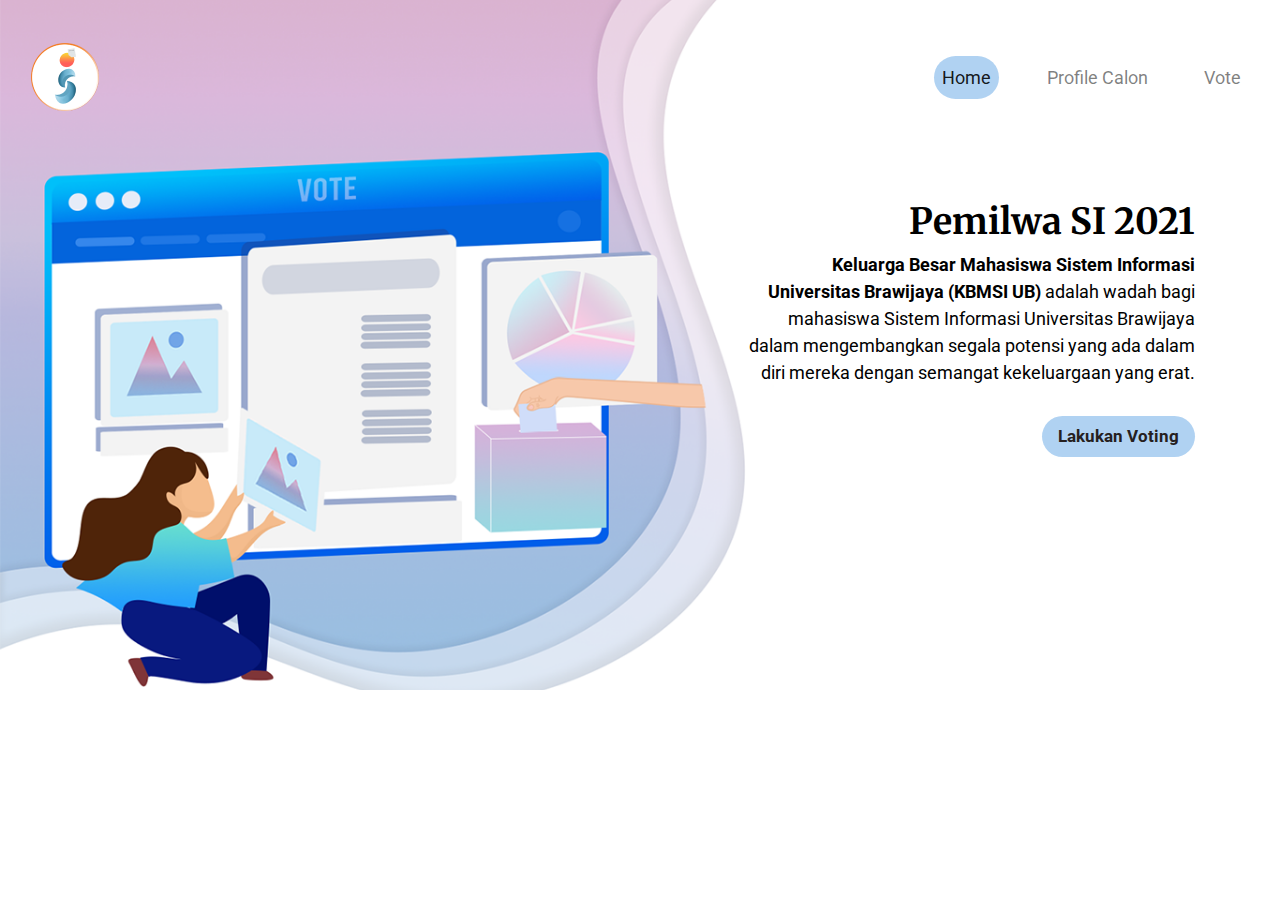
<file: index.html>
<!DOCTYPE html>
<html lang="en">
<head>
    <meta charset="UTF-8">
    <meta name="viewport" content="width=device-width, initial-scale=1.0">
    <title>Home-Pemilwa Sistem Informasi</title>
    <!-- VENDOR CSS -->
	<link rel="stylesheet" href="assets/vendor/bootstrap/css/bootstrap.min.css">
	<link rel="stylesheet" href="assets/vendor/font-awesome/css/font-awesome.min.css">
	<link rel="stylesheet" href="assets/vendor/linearicons/style.css">
	<link rel="stylesheet" href="assets/vendor/chartist/css/chartist-custom.css">
    <!-- MAIN CSS -->
    <link rel="stylesheet" href="assets/css/home.css">
    <!-- FONTS -->
    <link rel="preconnect" href="https://fonts.gstatic.com">
    <link href="https://fonts.googleapis.com/css2?family=Merriweather:wght@300;400;700;900&family=Roboto:ital,wght@0,300;0,400;0,500;0,700;1,300;1,400&display=swap" rel="stylesheet">
</head>
<body>
    <style>
        /*NAVBAR*/
        .container-navbar {
            margin-top: 30px;
            max-width: 81rem;
        }
        .nav-link{
            display: inline-block;
            margin-left: 40px;
            border-radius: 25px;
        }
        .active a {
            background-color: #B0D2F2;
        }

        @media only screen and (max-width: 990px){
        /*navbar*/
        .navbar-collapse{
            background-color: #F2EEEE;
            }
        .active a {
            background-color: #B0D2F2;
            }
        }

        @media only screen and (max-width: 600px) {
        /*konten*/
        .hero {
            background-position: left top;
            background-size: 620px 350px;
            
            }
        .hero>.head>.container>.header {
            padding-top: 330px;
            }
        }
    </style>

    <!--       navbar          -->
    <nav class="navbar-custom navbar navbar-expand-lg navbar-light">
        <div class="container container-navbar">
            <a class="navbar-brand" href="#">
                <img src="assets/img/logo 1.png" width="68" height="68" class="d-inline-block align-top" alt="">
            </a>
            <button class="navbar-toggler" type="button" data-toggle="collapse" data-target="#navbarTogglerDemo01" aria-controls="navbarTogglerDemo01" aria-expanded="false" aria-label="Toggle navigation">
                <span class="navbar-toggler-icon"></span>
            </button>
            <div class="collapse navbar-collapse" id="navbarTogglerDemo01">
                <ul class="navbar-nav ml-auto mt-2 mt-sm-0 nav-menu">
                    <li class="nav-item active">
                        <a class="nav-link" href="#">Home</a>
                    </li>
                    <li class="nav-item">
                        <a class="nav-link" href="profile.html">Profile Calon</a>
                    </li>
                    <li class="nav-item">
                        <a class="nav-link" href="login.html">Vote</a>
                    </li>
                </ul>
            </div>
        </div>
    </nav>

    <div class="hero">
        <div class="head">
            <div class="container">
                <div class="col-xs-12 col-sm-12 col-md-7 col-lg-7">

                </div>
                <div class="col-xs-12 col-sm-12 col-md-5 col-lg-5 header">
                <h2><b>Pemilwa SI 2021</b></h2>
                <p><b>Keluarga Besar Mahasiswa Sistem Informasi Universitas Brawijaya (KBMSI UB)</b> adalah wadah bagi mahasiswa Sistem Informasi Universitas Brawijaya dalam mengembangkan segala potensi yang ada dalam diri mereka dengan semangat kekeluargaan yang erat.</p>                                        
                <a href="login.html" class="btn btn-lg btn-primary vote"><b>Lakukan Voting</b></a>                        
                </div>
            </div>    
        </div>
    </div>

    <!-- Option 1: jQuery and Bootstrap Bundle (includes Popper) -->
    <script src="https://code.jquery.com/jquery-3.5.1.slim.min.js" integrity="sha384-DfXdz2htPH0lsSSs5nCTpuj/zy4C+OGpamoFVy38MVBnE+IbbVYUew+OrCXaRkfj" crossorigin="anonymous"></script>
    <script src="https://cdn.jsdelivr.net/npm/bootstrap@4.6.0/dist/js/bootstrap.bundle.min.js" integrity="sha384-Piv4xVNRyMGpqkS2by6br4gNJ7DXjqk09RmUpJ8jgGtD7zP9yug3goQfGII0yAns" crossorigin="anonymous"></script>
</body>
</html>
</file>
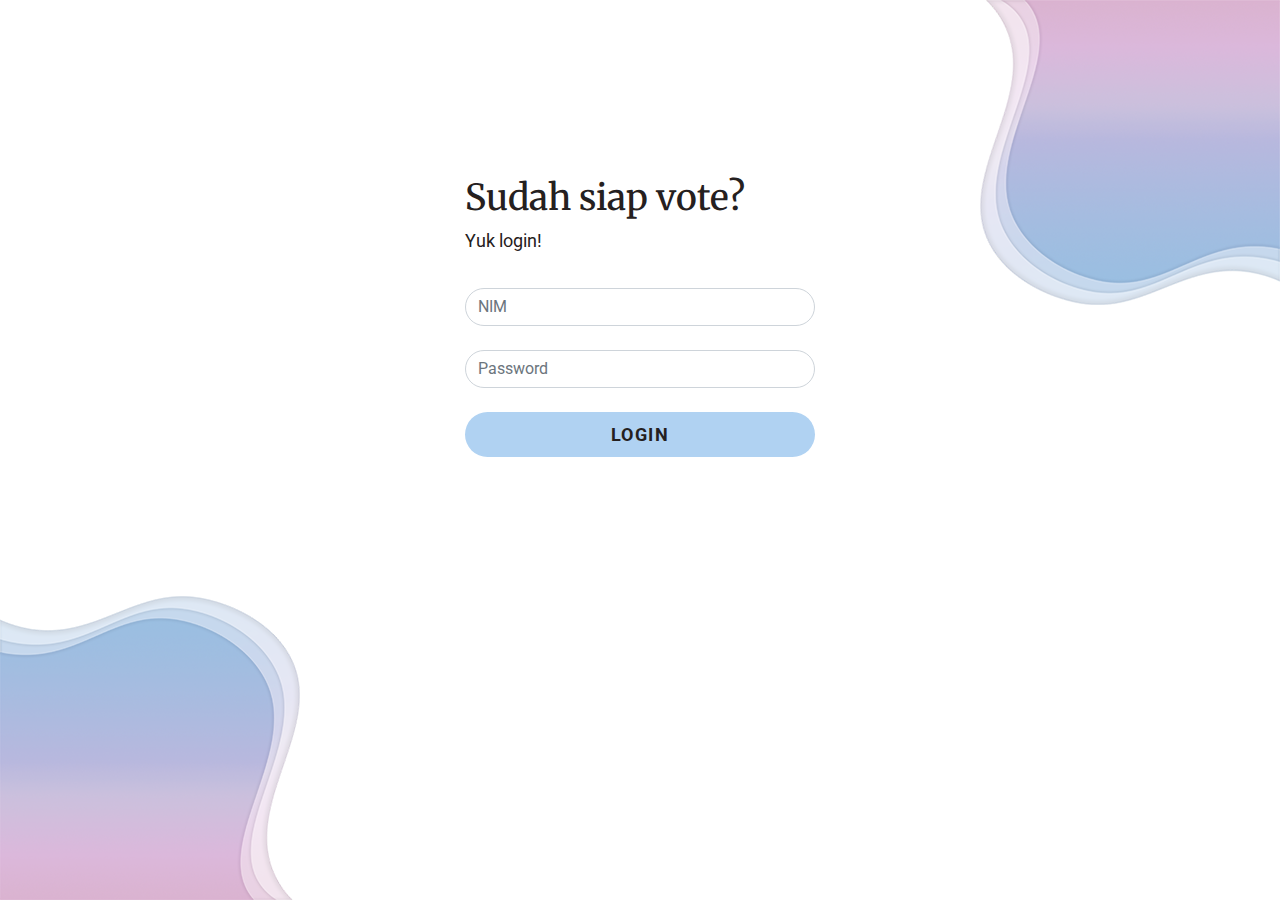
<file: login.html>
<!DOCTYPE html>
<html lang="en">
<head>
    <meta charset="UTF-8">
    <meta name="viewport" content="width=device-width, initial-scale=1.0">
    <title>Login-Pemilwa Sistem Informasi</title>
    <!-- VENDOR CSS -->
	<link rel="stylesheet" href="assets/vendor/bootstrap/css/bootstrap.min.css">
	<link rel="stylesheet" href="assets/vendor/font-awesome/css/font-awesome.min.css">
	<link rel="stylesheet" href="assets/vendor/linearicons/style.css">
	<link rel="stylesheet" href="assets/vendor/chartist/css/chartist-custom.css">
    <!-- MAIN CSS -->
    <link rel="stylesheet" href="assets/css/home.css">
    <!-- ADD CSS -->
    <link rel="stylesheet" href="assets/css/login.css">
    <!-- FONTS -->
    <link rel="preconnect" href="https://fonts.gstatic.com">
    <link href="https://fonts.googleapis.com/css2?family=Merriweather:wght@300;400;700;900&family=Roboto:ital,wght@0,300;0,400;0,500;0,700;1,300;1,400&display=swap" rel="stylesheet">
</head>
<body>
    <div class="container-fluid bg-atas">
        <img src="assets/img/bglogin-atas.png" style="position: absolute; right: 0;">
    </div>
    <div class="container-fluid bg-bawah">
        <img src="assets/img/bglogin-bawah.png">
    </div>
    <div class="container">
        <div class="kotak">
            <h2>Sudah siap vote?</h2>
            <p>Yuk login!</p>
            <form action="vote-emsi.html" method="POST" role="form" class=formStyle>
                <div class="form-group">
                    <input type="text" name="" id="input" class="form-control" required="required" title="" placeholder="NIM">
                   <input type="password" name="" id="input" class="form-control" required="required" title="" placeholder="Password">
                </div>
                <button type="submit" class="btn btn-lg btn-primary btn-block text-uppercase" onclick="window.location.href='vote-emsi.html'">Login</button>
            </form>
        </div>
    </div>

    <!-- Option 1: jQuery and Bootstrap Bundle (includes Popper) -->
    <script src="https://code.jquery.com/jquery-3.5.1.slim.min.js" integrity="sha384-DfXdz2htPH0lsSSs5nCTpuj/zy4C+OGpamoFVy38MVBnE+IbbVYUew+OrCXaRkfj" crossorigin="anonymous"></script>
    <script src="https://cdn.jsdelivr.net/npm/bootstrap@4.6.0/dist/js/bootstrap.bundle.min.js" integrity="sha384-Piv4xVNRyMGpqkS2by6br4gNJ7DXjqk09RmUpJ8jgGtD7zP9yug3goQfGII0yAns" crossorigin="anonymous"></script>
</body>
</html>
</file>
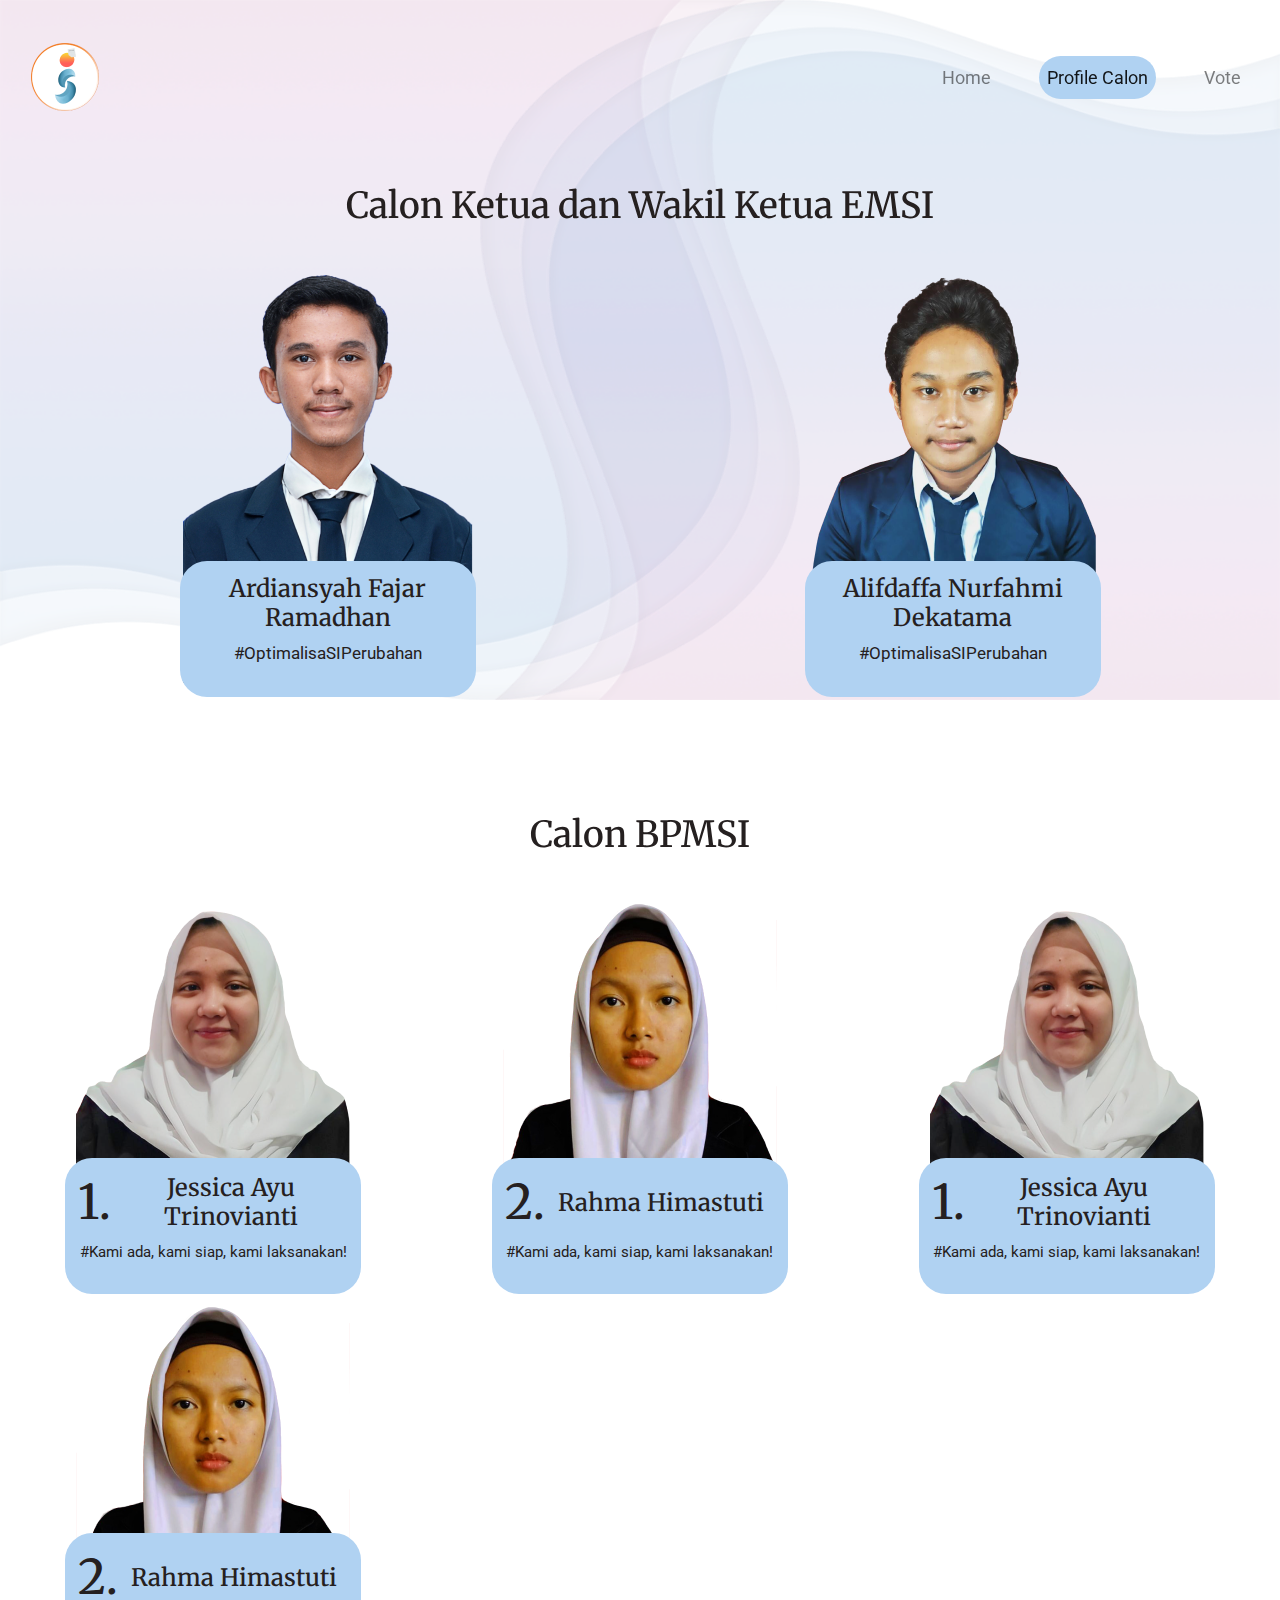
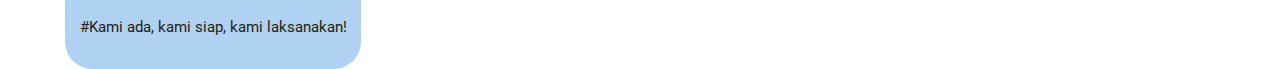
<file: profile.html>
<!doctype html>
<html lang="en">

<head>
    <!-- Required meta tags -->
    <meta charset="utf-8">
    <meta name="viewport" content="width=device-width, initial-scale=1, shrink-to-fit=no">
    <title>Profile-Pemilwa Sistem Informasi</title>
    <!-- Bootstrap CSS -->
    <!-- <link rel="stylesheet" href="https://cdn.jsdelivr.net/npm/bootstrap@4.6.0/dist/css/bootstrap.min.css" integrity="sha384-B0vP5xmATw1+K9KRQjQERJvTumQW0nPEzvF6L/Z6nronJ3oUOFUFpCjEUQouq2+l" crossorigin="anonymous"> -->
    <link rel="stylesheet" href="assets/vendor/bootstrap/css/bootstrap.min.css">
    <!-- VENDOR CSS -->
    <link rel="stylesheet" href="assets/vendor/font-awesome/css/font-awesome.min.css">
    <link rel="stylesheet" href="assets/vendor/linearicons/style.css">
    <link rel="stylesheet" href="assets/vendor/chartist/css/chartist-custom.css"> 
    <!-- MAIN CSS -->
    <link rel="stylesheet" href="assets/css/home.css">
    <!-- ADD CSS -->
    <link rel="stylesheet" href="assets/css/profile.css">
    <!-- FONTS -->
    <link rel="preconnect" href="https://fonts.gstatic.com">
    <link href="https://fonts.googleapis.com/css2?family=Merriweather:wght@300;400;700;900&family=Roboto:ital,wght@0,300;0,400;0,500;0,700;1,300;1,400&display=swap" rel="stylesheet">
    
</head>

<body>
    <style>
        /*NAVBAR*/
        .container-navbar {
            margin-top: 30px;
            max-width: 81rem;
        }
        .nav-link{
            display: inline-block;
            margin-left: 40px;
            border-radius: 25px;
        }
        .active a {
            background-color: #B0D2F2;
        }

        @media only screen and (max-width: 990px){
        /*navbar*/
        .navbar-collapse{
            background-color: #F2EEEE;
            }
        .active a {
            background-color: #B0D2F2;
            }
        }
    </style>

    <!-- Bckground -->
    <div class="container-fluid bg-profile px-0" style="position: fixed; z-index: -1;">
        <img src="assets/img/bg-profile-100op.png" style="max-height: 700px; width: 800px; position: absolute; opacity: 0.3;">
        <img src="assets/img/bg-profile-100op.png" style="max-height: 700px; width: 800px; position: absolute; opacity: 0.3; transform: rotate(180deg); right: 0;">
    </div>

    <!--       navbar          -->
    <nav class="navbar-custom navbar navbar-expand-lg navbar-light">
        <div class="container">
            <a class="navbar-brand" href="#">
                <img src="assets/img/logo 1.png" width="68" height="68" class="d-inline-block align-top" alt="">
            </a>
            <button class="navbar-toggler" type="button" data-toggle="collapse" data-target="#navbarTogglerDemo01" aria-controls="navbarTogglerDemo01" aria-expanded="false" aria-label="Toggle navigation">
                <span class="navbar-toggler-icon"></span>
            </button>
            <div class="collapse navbar-collapse" id="navbarTogglerDemo01">
                <ul class="navbar-nav ml-auto mt-2 mt-sm-0 nav-menu">
                    <li class="nav-item">
                        <a class="nav-link" href="index.html">Home</a>
                    </li>
                    <li class="nav-item active">
                        <a class="nav-link" href="#">Profile Calon</a>
                    </li>
                    <li class="nav-item">
                        <a class="nav-link" href="login.html">Vote</a>
                    </li>
                </ul>
            </div>
        </div>
    </nav>

    <!--      Profile kemsi wakemsi      -->
    <div class="container profileEMSI text-center">
        <h2 class="">Calon Ketua dan Wakil Ketua EMSI</h1>
            <div class="row">
                <div class="grid-calon col-md">                 
                    <img src="assets/img/calon-ardi.png" alt="" >       
                    <button class="btn btn-profile" data-toggle="modal" data-target="#popup-ardi">
                        <h4>Ardiansyah Fajar Ramadhan</h4>
                        <p>#OptimalisaSIPerubahan</p>
                    </button>
                </div>
                <div class="grid-calon col-md">                   
                    <img src="assets/img/calon-alifdaffa.png" alt="">           
                    <button href="#" class="btn btn-profile" data-toggle="modal" data-target="#popup-aldap">
                        <h4>Alifdaffa Nurfahmi Dekatama</h4>
                        <p>#OptimalisaSIPerubahan</p>
                    </button>
                </div>
            </div>
    </div>


    <!--      Profile BPMSI      -->
    <div class="container profileBPMSI text-center">
        <h2 class="">Calon BPMSI</h1>
            <div class="row">
                <div class="grid-calon col-md-6 col-lg-4">
                    <img src="assets/img/calon-jessica.png" alt="">
                    <button href="#" class="btn btn-profile">
                        <table>
                        <tr>
                            <th><h1>1.</h1></th>
                            <th><h4>Jessica Ayu Trinovianti</h4></th>
                        </tr>                
                        </table>
                        <p class="tagline">#Kami ada, kami siap, kami laksanakan!</p>
                    </button>
                </div>
                <div class="grid-calon col-md-6 col-lg-4">
                    <img src="assets/img/calon-rahma.png" alt="">
                    <button href="#" class="btn btn-profile">
                        <table>
                            <tr>
                                <th><h1>2.</h1></th>
                                <th><h4>Rahma 
                                    Himastuti</h4></th>
                            </tr>                
                        </table>
                        <p class="tagline">#Kami ada, kami siap, kami laksanakan!</p>
                    </button>
                </div>
                <div class="grid-calon col-md-6 col-lg-4">
                    <img src="assets/img/calon-jessica.png" alt="">
                    <button href="#" class="btn btn-profile" data-toggle="modal" data-target="#jessica">
                        <table>
                        <tr>
                            <th><h1>1.</h1></th>
                            <th><h4>Jessica Ayu Trinovianti</h4></th>
                        </tr>                
                        </table>
                        <p class="tagline">#Kami ada, kami siap, kami laksanakan!</p>
                    </button>
                </div>
                <div class="grid-calon col-md-6 col-lg-4">
                    <img src="assets/img/calon-rahma.png" alt="">
                    <button href="#" class="btn btn-profile" data-toggle="modal" data-target="#rahma">
                        <table>
                            <tr>
                                <th><h1>2.</h1></th>
                                <th><h4>Rahma 
                                    Himastuti</h4></th>
                            </tr>                
                        </table>
                        <p class="tagline">#Kami ada, kami siap, kami laksanakan!</p>
                    </button>
                </div>
                </div>
            </div>
    </div>

    <!-- Modal / Pop Up -->
    <!-- Ardi -->
    <div class="modal fade" id="popup-ardi" tabindex="-1" aria-labelledby="exampleModalLabel" aria-hidden="true">
    <div class="modal-dialog modal-dialog-centered modal-lg">
    <div class="modal-content">
      <div class="modal-body text-center">
        <img src="assets/img/pop-up_ardi.png" style="width: 100%; position: relative;">
      </div>
      <div class="modal-footer">
        <button type="button" class="btn btn-secondary" data-dismiss="modal">Close</button>
      </div>
    </div>
    </div>
    </div>
    <!-- Aldap -->
    <div class="modal fade" id="popup-aldap" tabindex="-1" aria-labelledby="exampleModalLabel" aria-hidden="true">
    <div class="modal-dialog modal-dialog-centered modal-lg">
    <div class="modal-content">
      <div class="modal-body text-center">
        <img src="assets/img/pop-up_aldap.png" style="width: 100%; position: relative;">
      </div>
      <div class="modal-footer">
        <button type="button" class="btn btn-secondary" data-dismiss="modal">Close</button>
      </div>
    </div>
    </div>
    </div>
    <!-- Aldap -->
    <div class="modal fade" id="popup-aldap" tabindex="-1" aria-labelledby="exampleModalLabel" aria-hidden="true">
    <div class="modal-dialog modal-dialog-centered modal-lg">
    <div class="modal-content">
      <div class="modal-body text-center">
        <img src="assets/img/pop-up_aldap.png" style="width: 100%; position: relative;">
      </div>
      <div class="modal-footer">
        <button type="button" class="btn btn-secondary" data-dismiss="modal">Close</button>
      </div>
    </div>
    </div>
    </div>
    <!-- Jessica -->
    <div class="modal fade" id="jessica" tabindex="-1" aria-labelledby="exampleModalLabel" aria-hidden="true">
    <div class="modal-dialog modal-dialog-centered modal-lg">
    <div class="modal-content">
      <div class="modal-body text-center">
        <img src="assets/img/pop-up_jessica.png" style="width: 100%; position: relative;">
      </div>
      <div class="modal-footer">
        <button type="button" class="btn btn-secondary" data-dismiss="modal">Close</button>
      </div>
    </div>
    </div>
    </div>
    <!-- Rahma -->
    <div class="modal fade" id="rahma" tabindex="-1" aria-labelledby="exampleModalLabel" aria-hidden="true">
    <div class="modal-dialog modal-dialog-centered modal-lg">
    <div class="modal-content">
      <div class="modal-body text-center">
        <img src="assets/img/pop-up_rahma.png" style="width: 100%; position: relative;">
      </div>
      <div class="modal-footer">
        <button type="button" class="btn btn-secondary" data-dismiss="modal">Close</button>
      </div>
    </div>
    </div>
    </div>

    <!-- Option 1: jQuery and Bootstrap Bundle (includes Popper) -->
    <script src="https://code.jquery.com/jquery-3.5.1.slim.min.js" integrity="sha384-DfXdz2htPH0lsSSs5nCTpuj/zy4C+OGpamoFVy38MVBnE+IbbVYUew+OrCXaRkfj" crossorigin="anonymous"></script>
    <script src="https://cdn.jsdelivr.net/npm/bootstrap@4.6.0/dist/js/bootstrap.bundle.min.js" integrity="sha384-Piv4xVNRyMGpqkS2by6br4gNJ7DXjqk09RmUpJ8jgGtD7zP9yug3goQfGII0yAns" crossorigin="anonymous"></script>
</body>

</html>
</file>
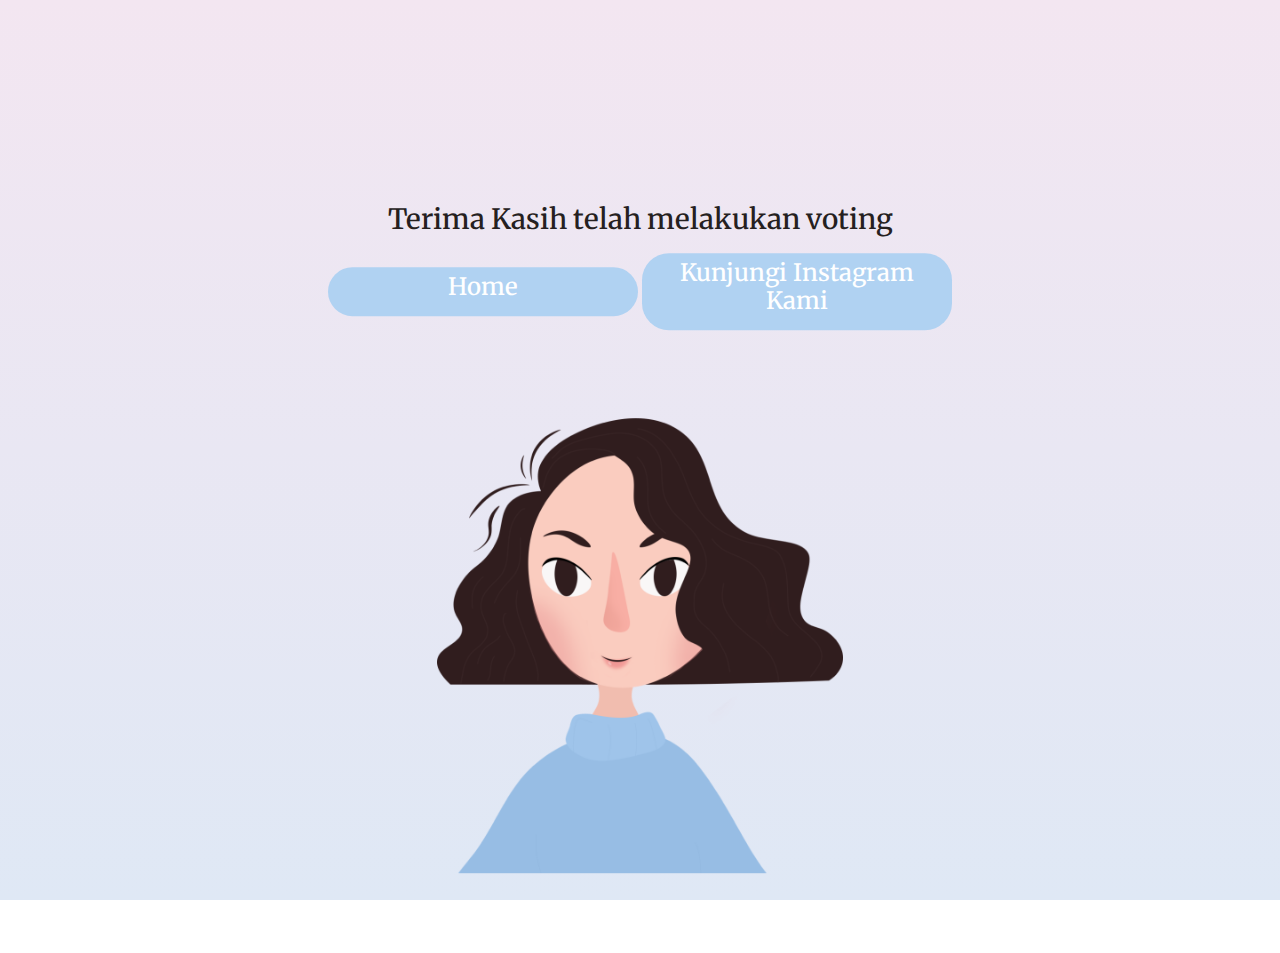
<file: terimakasih.html>
<!doctype html>
<html lang="en">

    <head>
        <!-- Required meta tags -->
        <meta charset="utf-8">
        <meta name="viewport" content="width=device-width, initial-scale=1, shrink-to-fit=no">

        <!-- Bootstrap CSS -->
        <!-- <link rel="stylesheet" href="https://cdn.jsdelivr.net/npm/bootstrap@4.6.0/dist/css/bootstrap.min.css" integrity="sha384-B0vP5xmATw1+K9KRQjQERJvTumQW0nPEzvF6L/Z6nronJ3oUOFUFpCjEUQouq2+l" crossorigin="anonymous"> -->
        <link rel="stylesheet" href="assets/vendor/bootstrap/css/bootstrap.min.css">
        <!-- VENDOR CSS -->
        <link rel="stylesheet" href="assets/vendor/font-awesome/css/font-awesome.min.css">
        <link rel="stylesheet" href="assets/vendor/linearicons/style.css">
        <link rel="stylesheet" href="assets/vendor/chartist/css/chartist-custom.css"> 
        <!-- MAIN CSS -->
        <link rel="stylesheet" href="assets/css/home.css">
        <!-- ADD CSS -->
        <link rel="stylesheet" href="assets/css/terimakasih.css">
        <!-- FONTS -->
        <link rel="preconnect" href="https://fonts.gstatic.com">
        <link href="https://fonts.googleapis.com/css2?family=Merriweather:wght@300;400;700;900&family=Roboto:ital,wght@0,300;0,400;0,500;0,700;1,300;1,400&display=swap" rel="stylesheet">
        <title>Keluar-Pemilwa Sistem Informasi</title>
    </head>

    <body> 
       
        <container class="terimakasih text-center">
            <h3>Terima Kasih telah melakukan voting</h3>
            <button class="btn" onclick="window.location.href='index.html'"><h4>Home</h4></button>
            <button class="btn" onclick="window.location.href='https://www.instagram.com/pemilwa_si/'"><h4>Kunjungi Instagram Kami</h4></button>
            <img src="assets/img/orang-terimakasih.png" alt="">
        </container>

        <!-- Option 1: jQuery and Bootstrap Bundle (includes Popper) -->
        <script src="https://code.jquery.com/jquery-3.5.1.slim.min.js" integrity="sha384-DfXdz2htPH0lsSSs5nCTpuj/zy4C+OGpamoFVy38MVBnE+IbbVYUew+OrCXaRkfj" crossorigin="anonymous"></script>
        <script src="https://cdn.jsdelivr.net/npm/bootstrap@4.6.0/dist/js/bootstrap.bundle.min.js" integrity="sha384-Piv4xVNRyMGpqkS2by6br4gNJ7DXjqk09RmUpJ8jgGtD7zP9yug3goQfGII0yAns" crossorigin="anonymous"></script>
    </body>

</html>
</file>
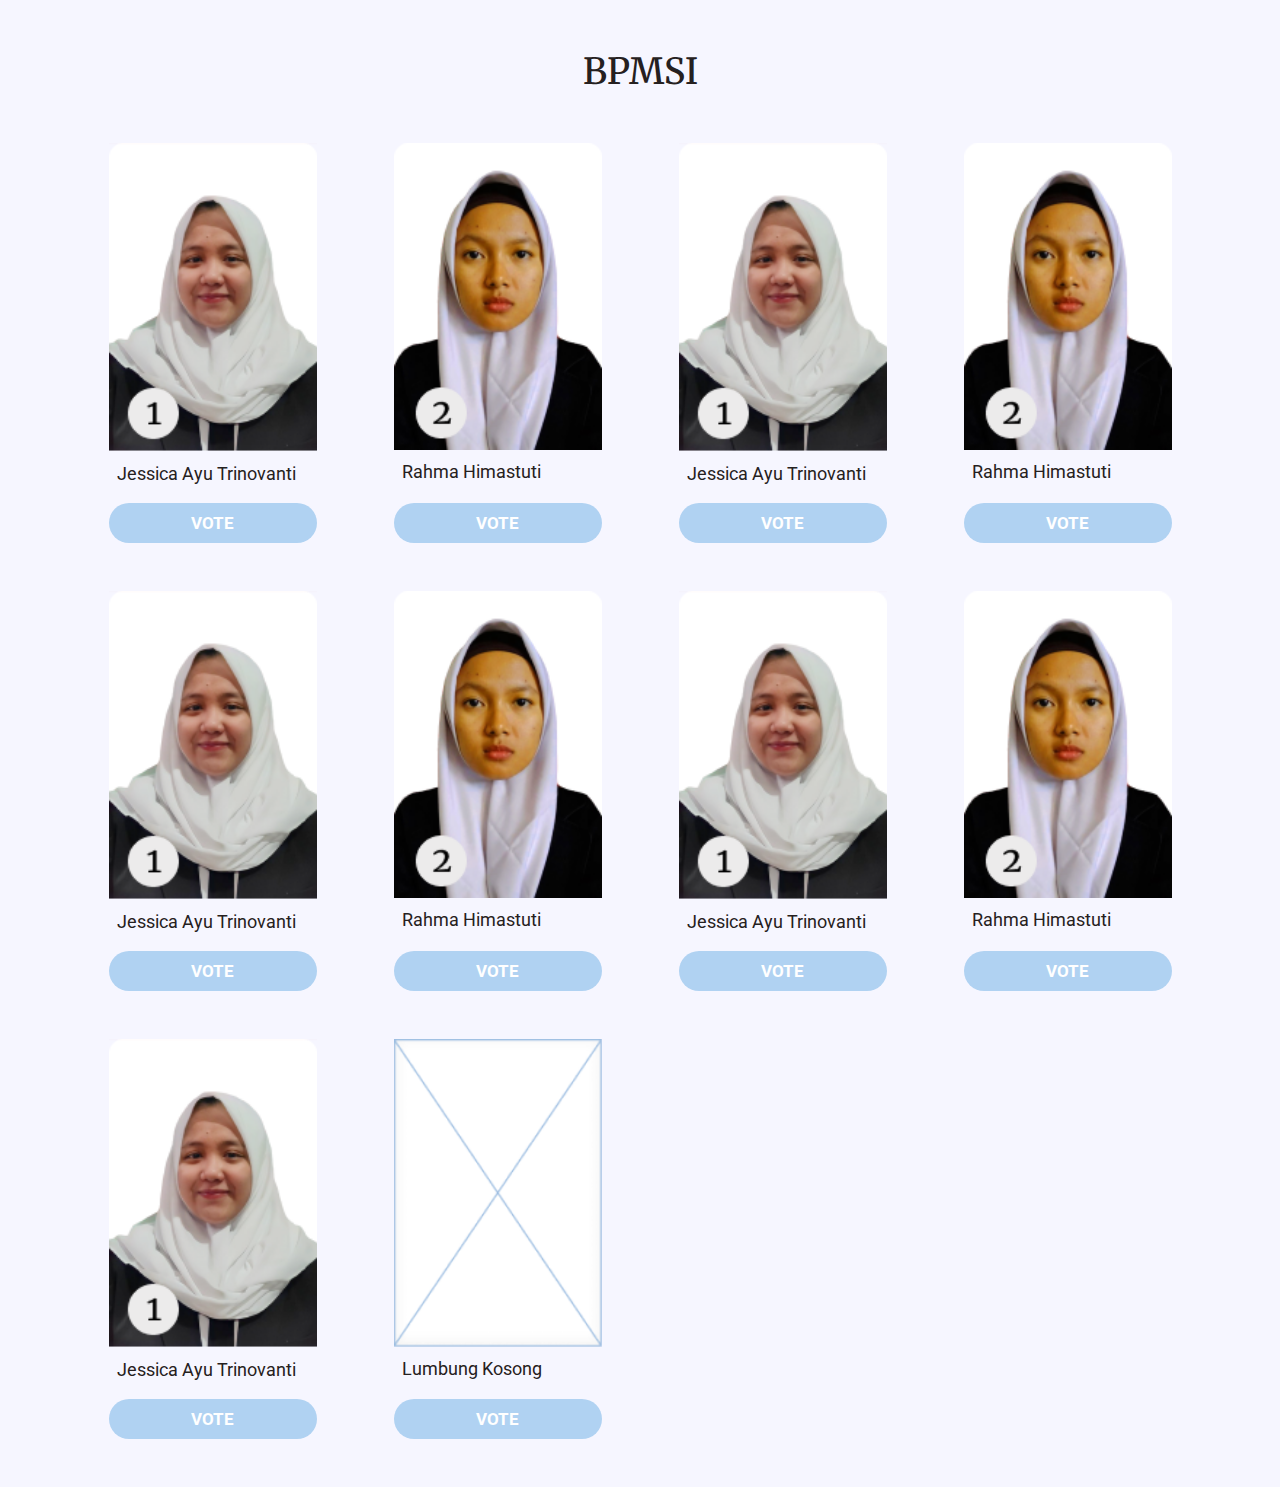
<file: vote-bpmsi.html>
<!doctype html>
<html lang="en">

<head>
    <!-- Required meta tags -->
    <meta charset="utf-8">
    <meta name="viewport" content="width=device-width, initial-scale=1, shrink-to-fit=no">
    <title>Vote-Pemilwa Sistem Informasi</title>
    <!-- Bootstrap CSS -->
    <!-- <link rel="stylesheet" href="https://cdn.jsdelivr.net/npm/bootstrap@4.6.0/dist/css/bootstrap.min.css" integrity="sha384-B0vP5xmATw1+K9KRQjQERJvTumQW0nPEzvF6L/Z6nronJ3oUOFUFpCjEUQouq2+l" crossorigin="anonymous"> -->
    <link rel="stylesheet" href="assets/vendor/bootstrap/css/bootstrap.min.css">
    <!-- VENDOR CSS -->
    <link rel="stylesheet" href="assets/vendor/font-awesome/css/font-awesome.min.css">
    <link rel="stylesheet" href="assets/vendor/linearicons/style.css">
    <link rel="stylesheet" href="assets/vendor/chartist/css/chartist-custom.css"> 
    <!-- MAIN CSS -->
    <link rel="stylesheet" href="assets/css/home.css">
    <!-- ADD CSS -->
    <link rel="stylesheet" href="assets/css/vote.css">
    <!-- FONTS -->
    <link rel="preconnect" href="https://fonts.gstatic.com">
    <link href="https://fonts.googleapis.com/css2?family=Merriweather:wght@300;400;700;900&family=Roboto:ital,wght@0,300;0,400;0,500;0,700;1,300;1,400&display=swap" rel="stylesheet">
   
</head>

<body>
    <h2 class="vote-judul text-center">BPMSI</h2>
    <div class="container-lg">
        <div class="row row-cols-2 row-cols-md-4">
            <div class="col mb-5">
                <div class="card card-bpmsi mx-auto">
                  <img src="assets/img/vote-jessica.png" alt="...">
                  <div class="card-body" style="padding: 0.5rem;">
                    <p class="card-text">Jessica Ayu Trinovanti</p>
                    <button type="button" class="btn btn-lg btn-primary text-uppercase" data-toggle="modal" data-target="#jessica">Vote</button>
                  </div>
                </div>
            </div>

            <div class="col mb-5">
                <div class="card card-bpmsi mx-auto">
                  <img src="assets/img/vote-rahma.png" alt="...">
                  <div class="card-body" style="padding: 0.5rem;">
                    <p class="card-text">Rahma Himastuti</p>
                    <button type="button" class="btn btn-lg btn-primary text-uppercase" data-toggle="modal" data-target="#rahma">Vote</button>
                  </div>
                </div>
            </div>

            <div class="col mb-5">
                <div class="card card-bpmsi mx-auto">
                  <img src="assets/img/vote-jessica.png" alt="...">
                  <div class="card-body" style="padding: 0.5rem;">
                    <p class="card-text">Jessica Ayu Trinovanti</p>
                    <button type="button" class="btn btn-lg btn-primary text-uppercase" data-toggle="modal" data-target="#aldi-aldaf">Vote</button>
                  </div>
                </div>
            </div>

            <div class="col mb-5">
                <div class="card card-bpmsi mx-auto">
                  <img src="assets/img/vote-rahma.png" alt="...">
                  <div class="card-body" style="padding: 0.5rem;">
                    <p class="card-text">Rahma Himastuti</p>
                    <button type="button" class="btn btn-lg btn-primary text-uppercase" data-toggle="modal" data-target="#aldi-aldaf">Vote</button>
                  </div>
                </div>
            </div>

            <div class="col mb-5">
                <div class="card card-bpmsi mx-auto">
                  <img src="assets/img/vote-jessica.png" alt="...">
                  <div class="card-body" style="padding: 0.5rem;">
                    <p class="card-text">Jessica Ayu Trinovanti</p>
                    <button type="button" class="btn btn-lg btn-primary text-uppercase" data-toggle="modal" data-target="#aldi-aldaf">Vote</button>
                  </div>
                </div>
            </div>

            <div class="col mb-5">
                <div class="card card-bpmsi mx-auto">
                  <img src="assets/img/vote-rahma.png" alt="...">
                  <div class="card-body" style="padding: 0.5rem;">
                    <p class="card-text">Rahma Himastuti</p>
                    <button type="button" class="btn btn-lg btn-primary text-uppercase" data-toggle="modal" data-target="#aldi-aldaf">Vote</button>
                  </div>
                </div>
            </div>

            <div class="col mb-5">
                <div class="card card-bpmsi mx-auto">
                  <img src="assets/img/vote-jessica.png" alt="...">
                  <div class="card-body" style="padding: 0.5rem;">
                    <p class="card-text">Jessica Ayu Trinovanti</p>
                    <button type="button" class="btn btn-lg btn-primary text-uppercase" data-toggle="modal" data-target="#aldi-aldaf">Vote</button>
                  </div>
                </div>
            </div>

            <div class="col mb-5">
                <div class="card card-bpmsi mx-auto">
                  <img src="assets/img/vote-rahma.png" alt="...">
                  <div class="card-body" style="padding: 0.5rem;">
                    <p class="card-text">Rahma Himastuti</p>
                    <button type="button" class="btn btn-lg btn-primary text-uppercase" data-toggle="modal" data-target="#aldi-aldaf">Vote</button>
                  </div>
                </div>
            </div>

            <div class="col mb-5">
                <div class="card card-bpmsi mx-auto">
                  <img src="assets/img/vote-jessica.png" alt="...">
                  <div class="card-body" style="padding: 0.5rem;">
                    <p class="card-text">Jessica Ayu Trinovanti</p>
                    <button type="button" class="btn btn-lg btn-primary text-uppercase" data-toggle="modal" data-target="#aldi-aldaf">Vote</button>
                  </div>
                </div>
            </div>

            <div class="col mb-5">
                <div class="card card-bpmsi mx-auto">
                  <img src="assets/img/lumbung-kosong-bpmsi.png" alt="...">
                  <div class="card-body" style="padding: 0.5rem;">
                    <p class="card-text">Lumbung Kosong</p>
                    <button type="button" class="btn btn-lg btn-primary text-uppercase" data-toggle="modal" data-target="#aldi-aldaf">Vote</button>
                  </div>
                </div>
            </div>
        </div>
    </div>

    <!-- Modal -->
    <div class="modal fade" id="jessica" tabindex="-1" aria-labelledby="exampleModalLabel" aria-hidden="true">
      <div class="modal-dialog modal-dialog-centered">
        <div class="modal-content">
          <div class="modal-body text-center">
            <h4>Yakin ini pilihanmu?</h4>
          </div>
          <div class="modal-footer">
            <button type="submit" class="btn btn-primary" onclick="window.location.href='terimakasih.html'">Ya!</button>
            <button type="button" class="btn btn-primary" data-dismiss="modal">Tidak</button>
          </div>
        </div>
      </div>
    </div>

    <div class="modal fade" id="rahma" tabindex="-1" aria-labelledby="exampleModalLabel" aria-hidden="true">
      <div class="modal-dialog modal-dialog-centered">
        <div class="modal-content">
          <div class="modal-body text-center">
            <h4>Yakin ini pilihanmu?</h4>
          </div>
          <div class="modal-footer">
            <button type="submit" class="btn btn-primary" onclick="window.location.href='terimakasih.html'">Ya!</button>
            <button type="button" class="btn btn-primary" data-dismiss="modal">Tidak</button>
          </div>
        </div>
      </div>
    </div>
        

    <!-- Option 1: jQuery and Bootstrap Bundle (includes Popper) -->
    <script src="https://code.jquery.com/jquery-3.5.1.slim.min.js" integrity="sha384-DfXdz2htPH0lsSSs5nCTpuj/zy4C+OGpamoFVy38MVBnE+IbbVYUew+OrCXaRkfj" crossorigin="anonymous"></script>
    <script src="https://cdn.jsdelivr.net/npm/bootstrap@4.6.0/dist/js/bootstrap.bundle.min.js" integrity="sha384-Piv4xVNRyMGpqkS2by6br4gNJ7DXjqk09RmUpJ8jgGtD7zP9yug3goQfGII0yAns" crossorigin="anonymous"></script>
</body>

</html>
</file>
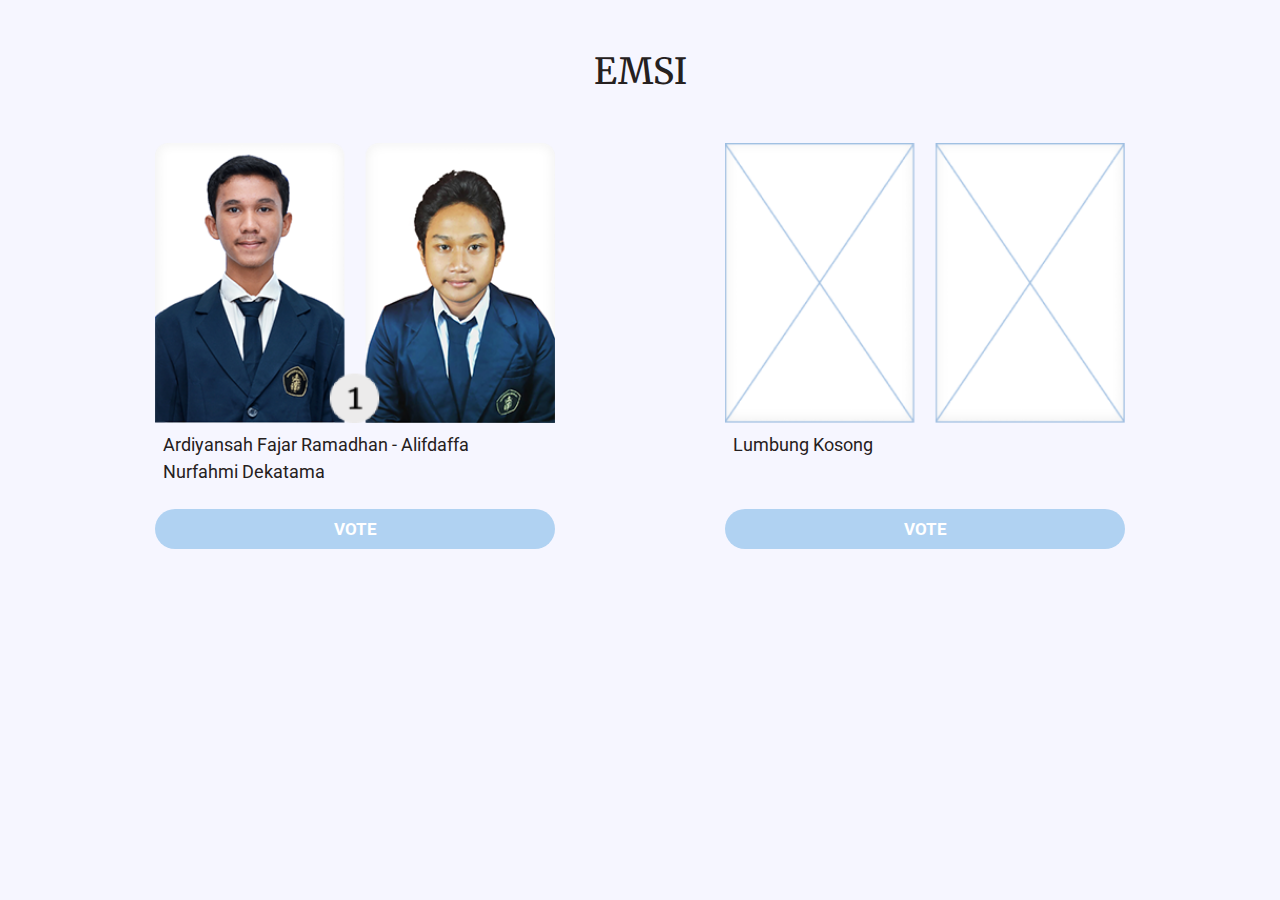
<file: vote-emsi.html>
<!doctype html>
<html lang="en">

<head>
    <!-- Required meta tags -->
    <meta charset="utf-8">
    <meta name="viewport" content="width=device-width, initial-scale=1, shrink-to-fit=no">
    <title>Vote-Pemilwa Sistem Informasi</title>
    <!-- Bootstrap CSS -->
    <!-- <link rel="stylesheet" href="https://cdn.jsdelivr.net/npm/bootstrap@4.6.0/dist/css/bootstrap.min.css" integrity="sha384-B0vP5xmATw1+K9KRQjQERJvTumQW0nPEzvF6L/Z6nronJ3oUOFUFpCjEUQouq2+l" crossorigin="anonymous"> -->
    <link rel="stylesheet" href="assets/vendor/bootstrap/css/bootstrap.min.css">
    <!-- VENDOR CSS -->
    <link rel="stylesheet" href="assets/vendor/font-awesome/css/font-awesome.min.css">
    <link rel="stylesheet" href="assets/vendor/linearicons/style.css">
    <link rel="stylesheet" href="assets/vendor/chartist/css/chartist-custom.css"> 
    <!-- MAIN CSS -->
    <link rel="stylesheet" href="assets/css/home.css">
    <!-- ADD CSS -->
    <link rel="stylesheet" href="assets/css/vote.css">
    <!-- FONTS -->
    <link rel="preconnect" href="https://fonts.gstatic.com">
    <link href="https://fonts.googleapis.com/css2?family=Merriweather:wght@300;400;700;900&family=Roboto:ital,wght@0,300;0,400;0,500;0,700;1,300;1,400&display=swap" rel="stylesheet">
    
</head>

<body>

    <h2 class="vote-judul text-center">EMSI</h2>
    <div class="container-lg">
        <div class="row">
            <div class="col-12 col-md-6 mb-5">
                <div class="card card-emsi mx-auto">
                  <img src="assets/img/vote-emsi.png" alt="...">
                  <div class="card-body" style="padding: 0.5rem;">
                    <p class="card-text">Ardiyansah Fajar Ramadhan - Alifdaffa Nurfahmi Dekatama</p>
                    <button type="button" class="btn btn-lg btn-primary text-uppercase" data-toggle="modal" data-target="#ardi-aldaf">Vote</button>
                  </div>
                </div>
            </div>

            <div class="col-12 col-md-6 mb-5">
                <div class="card card-emsi mx-auto">
                  <img src="assets/img/lumbung-kosong-emsi.png" alt="...">
                  <div class="card-body" style="padding: 0.5rem;">
                    <p class="card-text">Lumbung Kosong</p>
                    <button type="button" class="btn btn-lg btn-primary text-uppercase" data-toggle="modal" data-target="#lumbung-kosong-emsi">Vote</button>
                  </div>
                </div>
            </div>
        </div>
    </div>

    <!-- Modal -->
    <!-- Ardi-Aldaf -->
    <div class="modal fade" id="ardi-aldaf" tabindex="-1" aria-labelledby="exampleModalLabel" aria-hidden="true">
      <div class="modal-dialog modal-dialog-centered">
        <div class="modal-content">
          <div class="modal-body text-center">
            <h4>Yakin ini pilihanmu?</h4>
          </div>
          <div class="modal-footer">
            <button type="submit" class="btn btn-primary" onclick="window.location.href='vote-bpmsi.html'">Ya!</button>
            <button type="button" class="btn btn-primary" data-dismiss="modal">Tidak</button>
          </div>
        </div>
      </div>
    </div>
    <!-- Lumbung kosong -->
    <div class="modal fade" id="lumbung-kosong-emsi" tabindex="-1" aria-labelledby="exampleModalLabel" aria-hidden="true">
      <div class="modal-dialog modal-dialog-centered">
        <div class="modal-content">
          <div class="modal-body text-center">
            <h4>Yakin ini pilihanmu?</h4>
          </div>
          <div class="modal-footer">
            <button type="submit" class="btn btn-primary" onclick="window.location.href='vote-bpmsi.html'">Ya!</button>
            <button type="button" class="btn btn-primary" data-dismiss="modal">Tidak</button>
          </div>
        </div>
      </div>
    </div>
        

    <!-- Option 1: jQuery and Bootstrap Bundle (includes Popper) -->
    <script src="https://code.jquery.com/jquery-3.5.1.slim.min.js" integrity="sha384-DfXdz2htPH0lsSSs5nCTpuj/zy4C+OGpamoFVy38MVBnE+IbbVYUew+OrCXaRkfj" crossorigin="anonymous"></script>
    <script src="https://cdn.jsdelivr.net/npm/bootstrap@4.6.0/dist/js/bootstrap.bundle.min.js" integrity="sha384-Piv4xVNRyMGpqkS2by6br4gNJ7DXjqk09RmUpJ8jgGtD7zP9yug3goQfGII0yAns" crossorigin="anonymous"></script>
</body>

</html>
</file>
<file: assets/vendor/linearicons/style.css>
@font-face {
	font-family: 'Linearicons-Free';
	src:url('fonts/Linearicons-Free.eot?w118d');
	src:url('fonts/Linearicons-Free.eot?#iefixw118d') format('embedded-opentype'),
		url('fonts/Linearicons-Free.woff2?w118d') format('woff2'),
		url('fonts/Linearicons-Free.woff?w118d') format('woff'),
		url('fonts/Linearicons-Free.ttf?w118d') format('truetype'),
		url('fonts/Linearicons-Free.svg?w118d#Linearicons-Free') format('svg');
	font-weight: normal;
	font-style: normal;
}

.lnr {
	font-family: 'Linearicons-Free';
	speak: none;
	font-style: normal;
	font-weight: normal;
	font-variant: normal;
	text-transform: none;
	line-height: 1;

	/* Better Font Rendering =========== */
	-webkit-font-smoothing: antialiased;
	-moz-osx-font-smoothing: grayscale;
}

.lnr-home:before {
	content: "\e800";
}
.lnr-apartment:before {
	content: "\e801";
}
.lnr-pencil:before {
	content: "\e802";
}
.lnr-magic-wand:before {
	content: "\e803";
}
.lnr-drop:before {
	content: "\e804";
}
.lnr-lighter:before {
	content: "\e805";
}
.lnr-poop:before {
	content: "\e806";
}
.lnr-sun:before {
	content: "\e807";
}
.lnr-moon:before {
	content: "\e808";
}
.lnr-cloud:before {
	content: "\e809";
}
.lnr-cloud-upload:before {
	content: "\e80a";
}
.lnr-cloud-download:before {
	content: "\e80b";
}
.lnr-cloud-sync:before {
	content: "\e80c";
}
.lnr-cloud-check:before {
	content: "\e80d";
}
.lnr-database:before {
	content: "\e80e";
}
.lnr-lock:before {
	content: "\e80f";
}
.lnr-cog:before {
	content: "\e810";
}
.lnr-trash:before {
	content: "\e811";
}
.lnr-dice:before {
	content: "\e812";
}
.lnr-heart:before {
	content: "\e813";
}
.lnr-star:before {
	content: "\e814";
}
.lnr-star-half:before {
	content: "\e815";
}
.lnr-star-empty:before {
	content: "\e816";
}
.lnr-flag:before {
	content: "\e817";
}
.lnr-envelope:before {
	content: "\e818";
}
.lnr-paperclip:before {
	content: "\e819";
}
.lnr-inbox:before {
	content: "\e81a";
}
.lnr-eye:before {
	content: "\e81b";
}
.lnr-printer:before {
	content: "\e81c";
}
.lnr-file-empty:before {
	content: "\e81d";
}
.lnr-file-add:before {
	content: "\e81e";
}
.lnr-enter:before {
	content: "\e81f";
}
.lnr-exit:before {
	content: "\e820";
}
.lnr-graduation-hat:before {
	content: "\e821";
}
.lnr-license:before {
	content: "\e822";
}
.lnr-music-note:before {
	content: "\e823";
}
.lnr-film-play:before {
	content: "\e824";
}
.lnr-camera-video:before {
	content: "\e825";
}
.lnr-camera:before {
	content: "\e826";
}
.lnr-picture:before {
	content: "\e827";
}
.lnr-book:before {
	content: "\e828";
}
.lnr-bookmark:before {
	content: "\e829";
}
.lnr-user:before {
	content: "\e82a";
}
.lnr-users:before {
	content: "\e82b";
}
.lnr-shirt:before {
	content: "\e82c";
}
.lnr-store:before {
	content: "\e82d";
}
.lnr-cart:before {
	content: "\e82e";
}
.lnr-tag:before {
	content: "\e82f";
}
.lnr-phone-handset:before {
	content: "\e830";
}
.lnr-phone:before {
	content: "\e831";
}
.lnr-pushpin:before {
	content: "\e832";
}
.lnr-map-marker:before {
	content: "\e833";
}
.lnr-map:before {
	content: "\e834";
}
.lnr-location:before {
	content: "\e835";
}
.lnr-calendar-full:before {
	content: "\e836";
}
.lnr-keyboard:before {
	content: "\e837";
}
.lnr-spell-check:before {
	content: "\e838";
}
.lnr-screen:before {
	content: "\e839";
}
.lnr-smartphone:before {
	content: "\e83a";
}
.lnr-tablet:before {
	content: "\e83b";
}
.lnr-laptop:before {
	content: "\e83c";
}
.lnr-laptop-phone:before {
	content: "\e83d";
}
.lnr-power-switch:before {
	content: "\e83e";
}
.lnr-bubble:before {
	content: "\e83f";
}
.lnr-heart-pulse:before {
	content: "\e840";
}
.lnr-construction:before {
	content: "\e841";
}
.lnr-pie-chart:before {
	content: "\e842";
}
.lnr-chart-bars:before {
	content: "\e843";
}
.lnr-gift:before {
	content: "\e844";
}
.lnr-diamond:before {
	content: "\e845";
}
.lnr-linearicons:before {
	content: "\e846";
}
.lnr-dinner:before {
	content: "\e847";
}
.lnr-coffee-cup:before {
	content: "\e848";
}
.lnr-leaf:before {
	content: "\e849";
}
.lnr-paw:before {
	content: "\e84a";
}
.lnr-rocket:before {
	content: "\e84b";
}
.lnr-briefcase:before {
	content: "\e84c";
}
.lnr-bus:before {
	content: "\e84d";
}
.lnr-car:before {
	content: "\e84e";
}
.lnr-train:before {
	content: "\e84f";
}
.lnr-bicycle:before {
	content: "\e850";
}
.lnr-wheelchair:before {
	content: "\e851";
}
.lnr-select:before {
	content: "\e852";
}
.lnr-earth:before {
	content: "\e853";
}
.lnr-smile:before {
	content: "\e854";
}
.lnr-sad:before {
	content: "\e855";
}
.lnr-neutral:before {
	content: "\e856";
}
.lnr-mustache:before {
	content: "\e857";
}
.lnr-alarm:before {
	content: "\e858";
}
.lnr-bullhorn:before {
	content: "\e859";
}
.lnr-volume-high:before {
	content: "\e85a";
}
.lnr-volume-medium:before {
	content: "\e85b";
}
.lnr-volume-low:before {
	content: "\e85c";
}
.lnr-volume:before {
	content: "\e85d";
}
.lnr-mic:before {
	content: "\e85e";
}
.lnr-hourglass:before {
	content: "\e85f";
}
.lnr-undo:before {
	content: "\e860";
}
.lnr-redo:before {
	content: "\e861";
}
.lnr-sync:before {
	content: "\e862";
}
.lnr-history:before {
	content: "\e863";
}
.lnr-clock:before {
	content: "\e864";
}
.lnr-download:before {
	content: "\e865";
}
.lnr-upload:before {
	content: "\e866";
}
.lnr-enter-down:before {
	content: "\e867";
}
.lnr-exit-up:before {
	content: "\e868";
}
.lnr-bug:before {
	content: "\e869";
}
.lnr-code:before {
	content: "\e86a";
}
.lnr-link:before {
	content: "\e86b";
}
.lnr-unlink:before {
	content: "\e86c";
}
.lnr-thumbs-up:before {
	content: "\e86d";
}
.lnr-thumbs-down:before {
	content: "\e86e";
}
.lnr-magnifier:before {
	content: "\e86f";
}
.lnr-cross:before {
	content: "\e870";
}
.lnr-menu:before {
	content: "\e871";
}
.lnr-list:before {
	content: "\e872";
}
.lnr-chevron-up:before {
	content: "\e873";
}
.lnr-chevron-down:before {
	content: "\e874";
}
.lnr-chevron-left:before {
	content: "\e875";
}
.lnr-chevron-right:before {
	content: "\e876";
}
.lnr-arrow-up:before {
	content: "\e877";
}
.lnr-arrow-down:before {
	content: "\e878";
}
.lnr-arrow-left:before {
	content: "\e879";
}
.lnr-arrow-right:before {
	content: "\e87a";
}
.lnr-move:before {
	content: "\e87b";
}
.lnr-warning:before {
	content: "\e87c";
}
.lnr-question-circle:before {
	content: "\e87d";
}
.lnr-menu-circle:before {
	content: "\e87e";
}
.lnr-checkmark-circle:before {
	content: "\e87f";
}
.lnr-cross-circle:before {
	content: "\e880";
}
.lnr-plus-circle:before {
	content: "\e881";
}
.lnr-circle-minus:before {
	content: "\e882";
}
.lnr-arrow-up-circle:before {
	content: "\e883";
}
.lnr-arrow-down-circle:before {
	content: "\e884";
}
.lnr-arrow-left-circle:before {
	content: "\e885";
}
.lnr-arrow-right-circle:before {
	content: "\e886";
}
.lnr-chevron-up-circle:before {
	content: "\e887";
}
.lnr-chevron-down-circle:before {
	content: "\e888";
}
.lnr-chevron-left-circle:before {
	content: "\e889";
}
.lnr-chevron-right-circle:before {
	content: "\e88a";
}
.lnr-crop:before {
	content: "\e88b";
}
.lnr-frame-expand:before {
	content: "\e88c";
}
.lnr-frame-contract:before {
	content: "\e88d";
}
.lnr-layers:before {
	content: "\e88e";
}
.lnr-funnel:before {
	content: "\e88f";
}
.lnr-text-format:before {
	content: "\e890";
}
.lnr-text-format-remove:before {
	content: "\e891";
}
.lnr-text-size:before {
	content: "\e892";
}
.lnr-bold:before {
	content: "\e893";
}
.lnr-italic:before {
	content: "\e894";
}
.lnr-underline:before {
	content: "\e895";
}
.lnr-strikethrough:before {
	content: "\e896";
}
.lnr-highlight:before {
	content: "\e897";
}
.lnr-text-align-left:before {
	content: "\e898";
}
.lnr-text-align-center:before {
	content: "\e899";
}
.lnr-text-align-right:before {
	content: "\e89a";
}
.lnr-text-align-justify:before {
	content: "\e89b";
}
.lnr-line-spacing:before {
	content: "\e89c";
}
.lnr-indent-increase:before {
	content: "\e89d";
}
.lnr-indent-decrease:before {
	content: "\e89e";
}
.lnr-pilcrow:before {
	content: "\e89f";
}
.lnr-direction-ltr:before {
	content: "\e8a0";
}
.lnr-direction-rtl:before {
	content: "\e8a1";
}
.lnr-page-break:before {
	content: "\e8a2";
}
.lnr-sort-alpha-asc:before {
	content: "\e8a3";
}
.lnr-sort-amount-asc:before {
	content: "\e8a4";
}
.lnr-hand:before {
	content: "\e8a5";
}
.lnr-pointer-up:before {
	content: "\e8a6";
}
.lnr-pointer-right:before {
	content: "\e8a7";
}
.lnr-pointer-down:before {
	content: "\e8a8";
}
.lnr-pointer-left:before {
	content: "\e8a9";
}
</file>
<file: assets/vendor/chartist/css/chartist-custom.css>
.ct-label {
  fill: #676a6d;
  color: #676a6d;
  font-size: 1.2rem;
  line-height: 1; }

.ct-chart-line .ct-label,
.ct-chart-bar .ct-label {
  display: block;
  display: -webkit-box;
  display: -moz-box;
  display: -ms-flexbox;
  display: -webkit-flex;
  display: flex; }

.ct-chart-pie .ct-label,
.ct-chart-donut .ct-label {
  dominant-baseline: central; }

.ct-label.ct-horizontal.ct-start {
  -webkit-box-align: flex-end;
  -webkit-align-items: flex-end;
  -ms-flex-align: flex-end;
  align-items: flex-end;
  -webkit-box-pack: flex-start;
  -webkit-justify-content: flex-start;
  -ms-flex-pack: flex-start;
  justify-content: flex-start;
  text-align: left;
  text-anchor: start; }

.ct-label.ct-horizontal.ct-end {
  -webkit-box-align: flex-start;
  -webkit-align-items: flex-start;
  -ms-flex-align: flex-start;
  align-items: flex-start;
  -webkit-box-pack: flex-start;
  -webkit-justify-content: flex-start;
  -ms-flex-pack: flex-start;
  justify-content: flex-start;
  text-align: left;
  text-anchor: start; }

.ct-label.ct-vertical.ct-start {
  -webkit-box-align: flex-end;
  -webkit-align-items: flex-end;
  -ms-flex-align: flex-end;
  align-items: flex-end;
  -webkit-box-pack: flex-end;
  -webkit-justify-content: flex-end;
  -ms-flex-pack: flex-end;
  justify-content: flex-end;
  text-align: right;
  text-anchor: end; }

.ct-label.ct-vertical.ct-end {
  -webkit-box-align: flex-end;
  -webkit-align-items: flex-end;
  -ms-flex-align: flex-end;
  align-items: flex-end;
  -webkit-box-pack: flex-start;
  -webkit-justify-content: flex-start;
  -ms-flex-pack: flex-start;
  justify-content: flex-start;
  text-align: left;
  text-anchor: start; }

.ct-chart-bar .ct-label.ct-horizontal.ct-start {
  -webkit-box-align: flex-end;
  -webkit-align-items: flex-end;
  -ms-flex-align: flex-end;
  align-items: flex-end;
  -webkit-box-pack: center;
  -webkit-justify-content: center;
  -ms-flex-pack: center;
  justify-content: center;
  text-align: center;
  text-anchor: start; }

.ct-chart-bar .ct-label.ct-horizontal.ct-end {
  -webkit-box-align: flex-start;
  -webkit-align-items: flex-start;
  -ms-flex-align: flex-start;
  align-items: flex-start;
  -webkit-box-pack: center;
  -webkit-justify-content: center;
  -ms-flex-pack: center;
  justify-content: center;
  text-align: center;
  text-anchor: start; }

.ct-chart-bar.ct-horizontal-bars .ct-label.ct-horizontal.ct-start {
  -webkit-box-align: flex-end;
  -webkit-align-items: flex-end;
  -ms-flex-align: flex-end;
  align-items: flex-end;
  -webkit-box-pack: flex-start;
  -webkit-justify-content: flex-start;
  -ms-flex-pack: flex-start;
  justify-content: flex-start;
  text-align: left;
  text-anchor: start; }

.ct-chart-bar.ct-horizontal-bars .ct-label.ct-horizontal.ct-end {
  -webkit-box-align: flex-start;
  -webkit-align-items: flex-start;
  -ms-flex-align: flex-start;
  align-items: flex-start;
  -webkit-box-pack: flex-start;
  -webkit-justify-content: flex-start;
  -ms-flex-pack: flex-start;
  justify-content: flex-start;
  text-align: left;
  text-anchor: start; }

.ct-chart-bar.ct-horizontal-bars .ct-label.ct-vertical.ct-start {
  -webkit-box-align: center;
  -webkit-align-items: center;
  -ms-flex-align: center;
  align-items: center;
  -webkit-box-pack: flex-end;
  -webkit-justify-content: flex-end;
  -ms-flex-pack: flex-end;
  justify-content: flex-end;
  text-align: right;
  text-anchor: end; }

.ct-chart-bar.ct-horizontal-bars .ct-label.ct-vertical.ct-end {
  -webkit-box-align: center;
  -webkit-align-items: center;
  -ms-flex-align: center;
  align-items: center;
  -webkit-box-pack: flex-start;
  -webkit-justify-content: flex-start;
  -ms-flex-pack: flex-start;
  justify-content: flex-start;
  text-align: left;
  text-anchor: end; }

.ct-grid {
  stroke: rgba(0, 0, 0, 0.2);
  stroke-width: 1px;
  stroke-dasharray: 2px; }

.ct-grid-background {
  fill: none; }

.ct-point {
  stroke-width: 8px;
  stroke-linecap: round; }

.ct-line {
  fill: none;
  stroke-width: 3px; }

.ct-area {
  stroke: none;
  fill-opacity: 0.3; }

.ct-bar {
  fill: none;
  stroke-width: 10px; }

.ct-slice-donut {
  fill: none;
  stroke-width: 60px; }

.ct-series-a .ct-point, .ct-series-a .ct-line, .ct-series-a .ct-bar, .ct-series-a .ct-slice-donut {
  stroke: #028fd0; }

.ct-series-a .ct-slice-pie, .ct-series-a .ct-area {
  fill: #028fd0; }

.ct-series-b .ct-point, .ct-series-b .ct-line, .ct-series-b .ct-bar, .ct-series-b .ct-slice-donut {
  stroke: #83c6ea; }

.ct-series-b .ct-slice-pie, .ct-series-b .ct-area {
  fill: #83c6ea; }

.ct-series-c .ct-point, .ct-series-c .ct-line, .ct-series-c .ct-bar, .ct-series-c .ct-slice-donut {
  stroke: #f4c63d; }

.ct-series-c .ct-slice-pie, .ct-series-c .ct-area {
  fill: #f4c63d; }

.ct-series-d .ct-point, .ct-series-d .ct-line, .ct-series-d .ct-bar, .ct-series-d .ct-slice-donut {
  stroke: #d17905; }

.ct-series-d .ct-slice-pie, .ct-series-d .ct-area {
  fill: #d17905; }

.ct-series-e .ct-point, .ct-series-e .ct-line, .ct-series-e .ct-bar, .ct-series-e .ct-slice-donut {
  stroke: #453d3f; }

.ct-series-e .ct-slice-pie, .ct-series-e .ct-area {
  fill: #453d3f; }

.ct-series-f .ct-point, .ct-series-f .ct-line, .ct-series-f .ct-bar, .ct-series-f .ct-slice-donut {
  stroke: #59922b; }

.ct-series-f .ct-slice-pie, .ct-series-f .ct-area {
  fill: #59922b; }

.ct-series-g .ct-point, .ct-series-g .ct-line, .ct-series-g .ct-bar, .ct-series-g .ct-slice-donut {
  stroke: #0544d3; }

.ct-series-g .ct-slice-pie, .ct-series-g .ct-area {
  fill: #0544d3; }

.ct-series-h .ct-point, .ct-series-h .ct-line, .ct-series-h .ct-bar, .ct-series-h .ct-slice-donut {
  stroke: #6b0392; }

.ct-series-h .ct-slice-pie, .ct-series-h .ct-area {
  fill: #6b0392; }

.ct-series-i .ct-point, .ct-series-i .ct-line, .ct-series-i .ct-bar, .ct-series-i .ct-slice-donut {
  stroke: #f05b4f; }

.ct-series-i .ct-slice-pie, .ct-series-i .ct-area {
  fill: #f05b4f; }

.ct-series-j .ct-point, .ct-series-j .ct-line, .ct-series-j .ct-bar, .ct-series-j .ct-slice-donut {
  stroke: #dda458; }

.ct-series-j .ct-slice-pie, .ct-series-j .ct-area {
  fill: #dda458; }

.ct-series-k .ct-point, .ct-series-k .ct-line, .ct-series-k .ct-bar, .ct-series-k .ct-slice-donut {
  stroke: #eacf7d; }

.ct-series-k .ct-slice-pie, .ct-series-k .ct-area {
  fill: #eacf7d; }

.ct-series-l .ct-point, .ct-series-l .ct-line, .ct-series-l .ct-bar, .ct-series-l .ct-slice-donut {
  stroke: #86797d; }

.ct-series-l .ct-slice-pie, .ct-series-l .ct-area {
  fill: #86797d; }

.ct-series-m .ct-point, .ct-series-m .ct-line, .ct-series-m .ct-bar, .ct-series-m .ct-slice-donut {
  stroke: #b2c326; }

.ct-series-m .ct-slice-pie, .ct-series-m .ct-area {
  fill: #b2c326; }

.ct-series-n .ct-point, .ct-series-n .ct-line, .ct-series-n .ct-bar, .ct-series-n .ct-slice-donut {
  stroke: #6188e2; }

.ct-series-n .ct-slice-pie, .ct-series-n .ct-area {
  fill: #6188e2; }

.ct-series-o .ct-point, .ct-series-o .ct-line, .ct-series-o .ct-bar, .ct-series-o .ct-slice-donut {
  stroke: #a748ca; }

.ct-series-o .ct-slice-pie, .ct-series-o .ct-area {
  fill: #a748ca; }

.ct-square {
  display: block;
  position: relative;
  width: 100%; }
  .ct-square:before {
    display: block;
    float: left;
    content: "";
    width: 0;
    height: 0;
    padding-bottom: 100%; }
  .ct-square:after {
    content: "";
    display: table;
    clear: both; }
  .ct-square > svg {
    display: block;
    position: absolute;
    top: 0;
    left: 0; }

.ct-minor-second {
  display: block;
  position: relative;
  width: 100%; }
  .ct-minor-second:before {
    display: block;
    float: left;
    content: "";
    width: 0;
    height: 0;
    padding-bottom: 93.75%; }
  .ct-minor-second:after {
    content: "";
    display: table;
    clear: both; }
  .ct-minor-second > svg {
    display: block;
    position: absolute;
    top: 0;
    left: 0; }

.ct-major-second {
  display: block;
  position: relative;
  width: 100%; }
  .ct-major-second:before {
    display: block;
    float: left;
    content: "";
    width: 0;
    height: 0;
    padding-bottom: 88.8888888889%; }
  .ct-major-second:after {
    content: "";
    display: table;
    clear: both; }
  .ct-major-second > svg {
    display: block;
    position: absolute;
    top: 0;
    left: 0; }

.ct-minor-third {
  display: block;
  position: relative;
  width: 100%; }
  .ct-minor-third:before {
    display: block;
    float: left;
    content: "";
    width: 0;
    height: 0;
    padding-bottom: 83.3333333333%; }
  .ct-minor-third:after {
    content: "";
    display: table;
    clear: both; }
  .ct-minor-third > svg {
    display: block;
    position: absolute;
    top: 0;
    left: 0; }

.ct-major-third {
  display: block;
  position: relative;
  width: 100%; }
  .ct-major-third:before {
    display: block;
    float: left;
    content: "";
    width: 0;
    height: 0;
    padding-bottom: 80%; }
  .ct-major-third:after {
    content: "";
    display: table;
    clear: both; }
  .ct-major-third > svg {
    display: block;
    position: absolute;
    top: 0;
    left: 0; }

.ct-perfect-fourth {
  display: block;
  position: relative;
  width: 100%; }
  .ct-perfect-fourth:before {
    display: block;
    float: left;
    content: "";
    width: 0;
    height: 0;
    padding-bottom: 75%; }
  .ct-perfect-fourth:after {
    content: "";
    display: table;
    clear: both; }
  .ct-perfect-fourth > svg {
    display: block;
    position: absolute;
    top: 0;
    left: 0; }

.ct-perfect-fifth {
  display: block;
  position: relative;
  width: 100%; }
  .ct-perfect-fifth:before {
    display: block;
    float: left;
    content: "";
    width: 0;
    height: 0;
    padding-bottom: 66.6666666667%; }
  .ct-perfect-fifth:after {
    content: "";
    display: table;
    clear: both; }
  .ct-perfect-fifth > svg {
    display: block;
    position: absolute;
    top: 0;
    left: 0; }

.ct-minor-sixth {
  display: block;
  position: relative;
  width: 100%; }
  .ct-minor-sixth:before {
    display: block;
    float: left;
    content: "";
    width: 0;
    height: 0;
    padding-bottom: 62.5%; }
  .ct-minor-sixth:after {
    content: "";
    display: table;
    clear: both; }
  .ct-minor-sixth > svg {
    display: block;
    position: absolute;
    top: 0;
    left: 0; }

.ct-golden-section {
  display: block;
  position: relative;
  width: 100%; }
  .ct-golden-section:before {
    display: block;
    float: left;
    content: "";
    width: 0;
    height: 0;
    padding-bottom: 61.804697157%; }
  .ct-golden-section:after {
    content: "";
    display: table;
    clear: both; }
  .ct-golden-section > svg {
    display: block;
    position: absolute;
    top: 0;
    left: 0; }

.ct-major-sixth {
  display: block;
  position: relative;
  width: 100%; }
  .ct-major-sixth:before {
    display: block;
    float: left;
    content: "";
    width: 0;
    height: 0;
    padding-bottom: 60%; }
  .ct-major-sixth:after {
    content: "";
    display: table;
    clear: both; }
  .ct-major-sixth > svg {
    display: block;
    position: absolute;
    top: 0;
    left: 0; }

.ct-minor-seventh {
  display: block;
  position: relative;
  width: 100%; }
  .ct-minor-seventh:before {
    display: block;
    float: left;
    content: "";
    width: 0;
    height: 0;
    padding-bottom: 56.25%; }
  .ct-minor-seventh:after {
    content: "";
    display: table;
    clear: both; }
  .ct-minor-seventh > svg {
    display: block;
    position: absolute;
    top: 0;
    left: 0; }

.ct-major-seventh {
  display: block;
  position: relative;
  width: 100%; }
  .ct-major-seventh:before {
    display: block;
    float: left;
    content: "";
    width: 0;
    height: 0;
    padding-bottom: 53.3333333333%; }
  .ct-major-seventh:after {
    content: "";
    display: table;
    clear: both; }
  .ct-major-seventh > svg {
    display: block;
    position: absolute;
    top: 0;
    left: 0; }

.ct-octave {
  display: block;
  position: relative;
  width: 100%; }
  .ct-octave:before {
    display: block;
    float: left;
    content: "";
    width: 0;
    height: 0;
    padding-bottom: 50%; }
  .ct-octave:after {
    content: "";
    display: table;
    clear: both; }
  .ct-octave > svg {
    display: block;
    position: absolute;
    top: 0;
    left: 0; }

.ct-major-tenth {
  display: block;
  position: relative;
  width: 100%; }
  .ct-major-tenth:before {
    display: block;
    float: left;
    content: "";
    width: 0;
    height: 0;
    padding-bottom: 40%; }
  .ct-major-tenth:after {
    content: "";
    display: table;
    clear: both; }
  .ct-major-tenth > svg {
    display: block;
    position: absolute;
    top: 0;
    left: 0; }

.ct-major-eleventh {
  display: block;
  position: relative;
  width: 100%; }
  .ct-major-eleventh:before {
    display: block;
    float: left;
    content: "";
    width: 0;
    height: 0;
    padding-bottom: 37.5%; }
  .ct-major-eleventh:after {
    content: "";
    display: table;
    clear: both; }
  .ct-major-eleventh > svg {
    display: block;
    position: absolute;
    top: 0;
    left: 0; }

.ct-major-twelfth {
  display: block;
  position: relative;
  width: 100%; }
  .ct-major-twelfth:before {
    display: block;
    float: left;
    content: "";
    width: 0;
    height: 0;
    padding-bottom: 33.3333333333%; }
  .ct-major-twelfth:after {
    content: "";
    display: table;
    clear: both; }
  .ct-major-twelfth > svg {
    display: block;
    position: absolute;
    top: 0;
    left: 0; }

.ct-double-octave {
  display: block;
  position: relative;
  width: 100%; }
  .ct-double-octave:before {
    display: block;
    float: left;
    content: "";
    width: 0;
    height: 0;
    padding-bottom: 25%; }
  .ct-double-octave:after {
    content: "";
    display: table;
    clear: both; }
  .ct-double-octave > svg {
    display: block;
    position: absolute;
    top: 0;
    left: 0; }

/*# sourceMappingURL=chartist-custom.css.map */
</file>
<file: assets/css/home.css>
body {
    font-family: 'Roboto', sans-serif;
    font-size: 18px;
    color: #252020;
}

/*pemilwa*/
h1 { 
    font-family: 'Merriweather', serif;
    font-size: 48px;    
}

/*title*/
h2 { 
    font-family: 'Merriweather', serif;
    font-size: 36px;    
}

h4 {
    font-family: 'Merriweather', serif;     
}

/*button*/
.btn {
    background-color:#b0d2f2;
    border-radius:27px;
    border-width: 0;
    /*display:inline-block;*/
    cursor:pointer;
    color:#252020;
    font-size:17px;
    text-decoration:none;
}
.btn:hover {
    background-color:#9cbde0;
}

.hero {
	z-index: -1;
	background-image: url(../img/bg.png);
	background-position: center;
	background-repeat: no-repeat;
	background-size: cover;
	height: 690px;
	position: absolute;
	top: 0;
	left: 0;
	right: 0;
}

.hero>.head>.container>.header {
	padding-top: 200px;
	padding-right: 0px;
	color: black;
	text-align: right;
	float: right;
}

.hero>.head>.container>.header>a {
	margin-top: 3%;
}

.content {
	background: grey;
	border-radius: 10px;
	margin: 5%;
	font-family: -apple-system, BlinkMacSystemFont, 'Segoe UI', Roboto, Oxygen, Ubuntu, Cantarell, 'Open Sans', 'Helvetica Neue', sans-serif;
	box-shadow: 0 0.5rem 1rem 0 rgba(0, 0, 0, 0.1);
}

.content>a>.article-image {
	overflow: hidden;
	max-width: 100%;
	border-radius: 10px 10px 0 0;
	height: auto;
}

.content>.caption {
	padding: 4%;
	text-align: center;
}

.content>.caption>.card-category {
	color: #333333;
	font-weight: bold;
	font-size: 16px;
}

.content>.caption>.card-title {
	padding-bottom: 5px;
	margin-top: 5px;
	color: #333333;
}
</file>
<file: assets/css/login.css>
.bg-atas {
	z-index: -1;
	padding: 0;
	position: absolute;
	right: 0;
	top: 0;
}
.bg-bawah {
	z-index: -1;
	padding: 0;
	position: absolute;
	float: left;
	bottom: 0;
}
.kotak {
	width: 100%;
	margin: auto;
	margin-top: 11rem;
	max-width: 350px;
	min-height: 300px;
	position: relative;
	/*box-shadow: 0 0.5rem 1rem 0 rgba(0, 0, 0, 0.1);
	border-radius: 1rem;*/
}

.kotak>.formStyle {
	position: relative;
	/*margin: 0 10% 0 10%;*/
	padding-top: 5%;
}

.kotak>.formStyle>.form-group>input {
	height: auto;
	border-radius: 2rem;
	position: relative;
	margin-bottom: 1.5rem;
}

.kotak>.formStyle>.btn {
	height: 45px;
	font-size: 100%;
	border-radius: 5rem;
	border-width: 0;
	letter-spacing: .1rem;
	font-weight: bold;
	padding: auto;
	transition: all 0.2s;
	background-color: #B0D2F2;
}
.kotak>.formStyle>.btn:hover {
	background-color: #9CBDE1;
}
</file>
<file: assets/css/profile.css>
.container {
    margin-top: 30px;
    max-width: 81rem;
}
.btn-profile{
    z-index: 2;
    position: absolute;
    bottom: -20px;
    top: 70%;
    left: 50%; 
    transform: translate(-50%, 0%); 
    width: 18.5rem;
    height: 8.5rem;
}
.btn-profile table {
    width: 100%;
    margin: 0 auto; 
}
.btn-profile h4 {
    padding: 0 10px; 
}

.bg-light {
    background-color: white !important;
}

.grid-calon{
    position: relative;
    margin-top: 40px;
    justify-content: center;
}

.tagline {
    font-size: 15px;
}
.foto-calon{
    position: relative;
}

.profileEMSI{
    margin-top: 60px;
    justify-content: center;
}

.profileEMSI .row{
    margin: 0 15rem;
}

.profileBPMSI {
    margin-top: 130px;
}


@media only screen and (max-width : 2000px) {
    .profileEMSI .row{
        width: 100%;
        margin: 0 auto;
    }
}
@media only screen and (max-width : 600px) {
    body{
        background-image: linear-gradient(#F3E6F1, #DFE8F5);
        padding-bottom: 50px;
    }
    .bg-profile{
        display: none;
    }
}
</file>
<file: assets/css/terimakasih.css>
html, body {
    margin: 0; 
    height: 100%; 
    overflow: hidden;
    position: relative;
    background-image: linear-gradient(#F3E6F1, #DFE8F5);
}

.terimakasih{
    position: absolute;
    top: 50%;
    left: 50%;
    transform: translate(-50%, -50%);
    margin-top: 10%;
}

.terimakasih img{
    display: block;
    margin: 80px auto;
    width: 65%;
    height: auto;
}

.terimakasih .btn{
    width: 310px;
    font-family: Merriweather;
    color: white;
    margin: 0.5rem 0;
}

.terimakasih h3{
    font-family: Merriweather;
}


@media only screen and (max-width : 1224px) {
    body{
        position: relative;        

    }
    .terimakasih{
        position: absolute;
        top: 50%;
        left: 50%;
        transform: translate(-50%, -50%);
    } 
}

@media only screen and (max-width : 768px) {
    body{
        position: relative;        

    }
    .terimakasih{
        position: absolute;
        top: 40%;
        left: 50%;
        transform: translate(-50%, -50%);
    } 
    
    .terimakasih img{
        display: none;
    }
}
</file>
<file: assets/css/vote.css>
body {
	background-color: #F6F6FF;
}
.vote-judul {
	margin: 50px 0;
}
.card-emsi {
	position: relative;
	width: 25rem;
	height: 406px;
	border-width: 0px;
	background-color: rgba(0, 0, 0, 0.0);
}
.card-bpmsi{
	position: relative;
	width: 13rem;
	height: 400px;
	border-width: 0px;
	background-color: rgba(0, 0, 0, 0.0);
}
.card button {
	position: absolute;
	width: 100%;
	bottom: 0;
	left: 0;
	right: 0;
	height: 40px;
	border-radius: 5rem;
	border-width: 0;
	font-weight: bold;
	color: white;
	padding: auto;
	background-color: #B0D2F2;
}
.modal-content{
	background-color: #D6E8FE;
}
.modal-footer button{
	width: 200px; 
	margin: 2px auto; 
	font-weight: bold;
	color: black;
}
.modal-footer button:hover {
	color: black;
}

@media only screen and (max-width: 600px){
	.card-emsi {
		width: 19rem;
		height: 320px;
	}
	.card-bpmsi {
		width: 10rem;
		height: 350px;
	}
}
</file>
